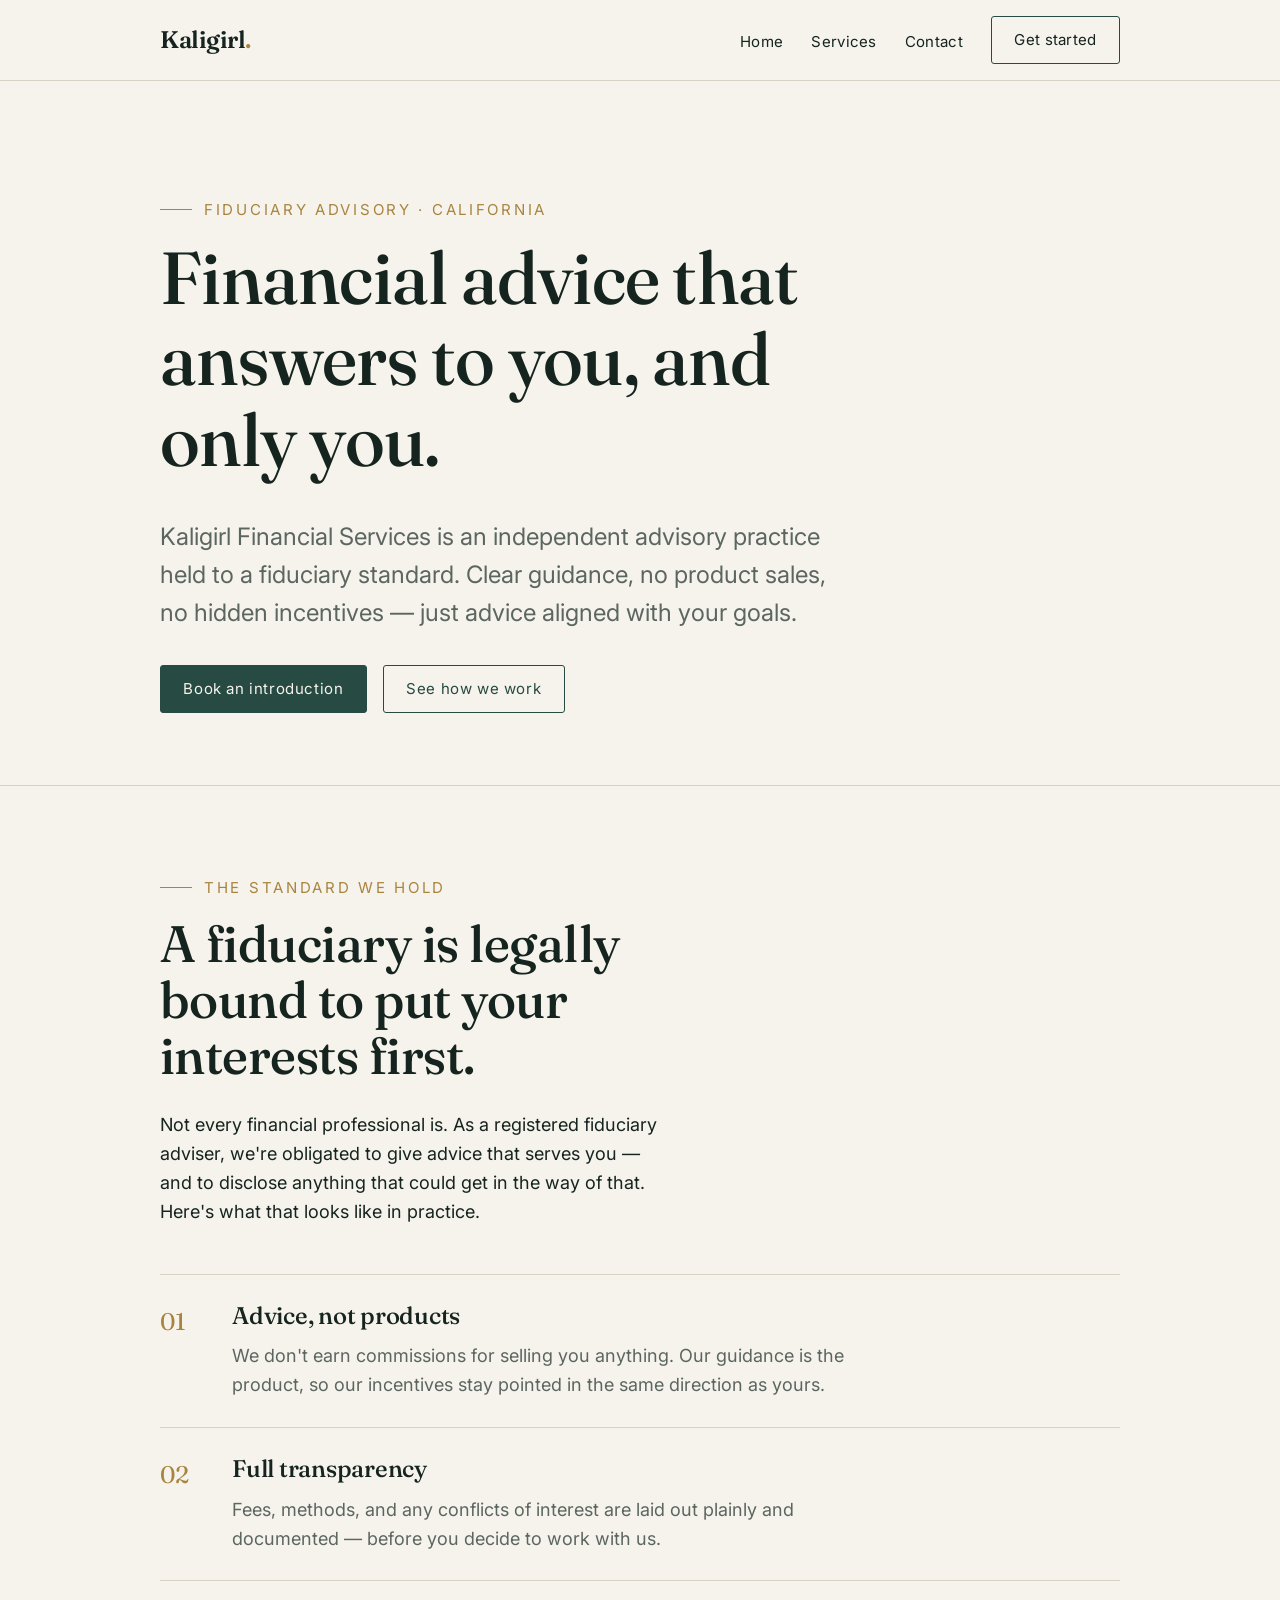
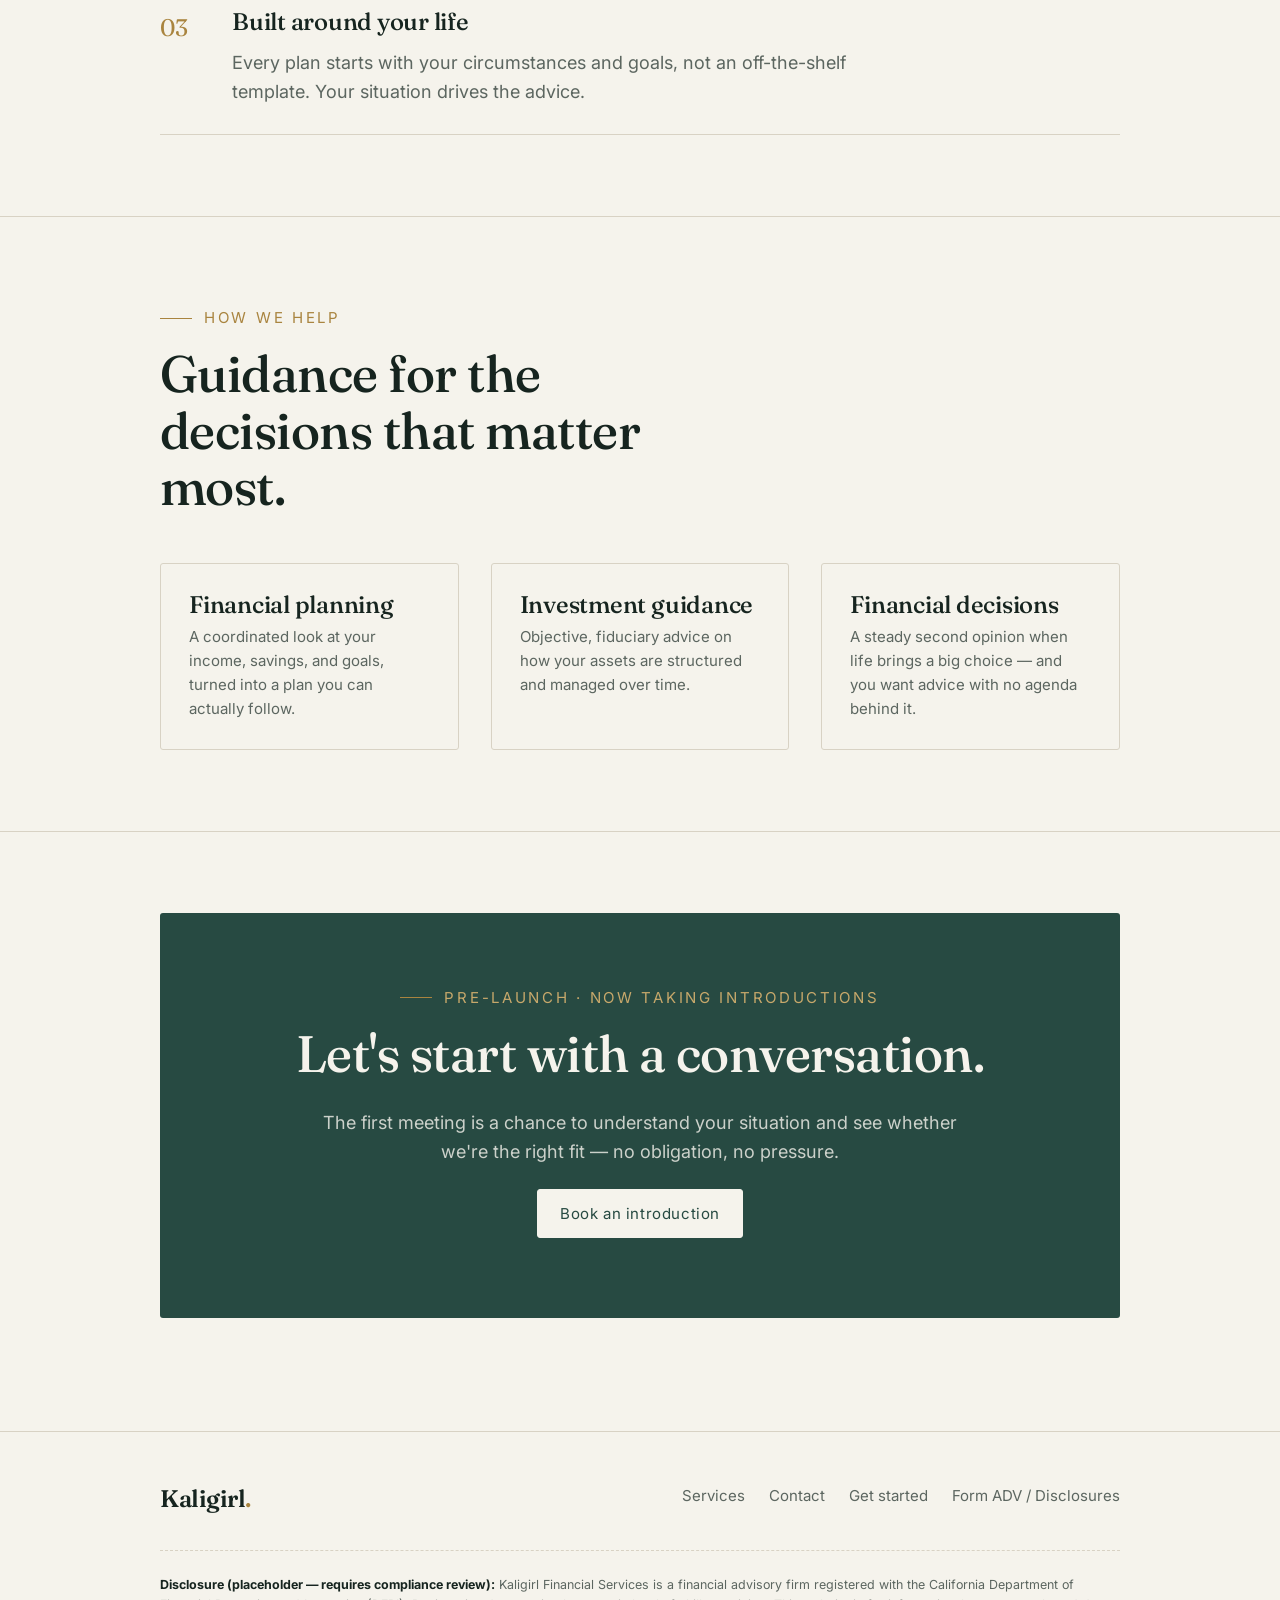
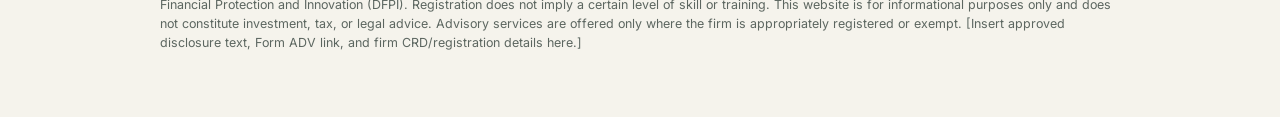
<file: kaligirl-site/index.html>
<!DOCTYPE html>
<html lang="en">
<head>
  <meta charset="UTF-8" />
  <meta name="viewport" content="width=device-width, initial-scale=1.0" />
  <title>Kaligirl Financial Services — Fiduciary Financial Advisory in California</title>
  <meta name="description" content="Kaligirl Financial Services is a California-registered fiduciary advisory firm. Independent, fee-based financial advice held to a fiduciary standard." />
  <link rel="preconnect" href="https://fonts.googleapis.com">
  <link rel="preconnect" href="https://fonts.gstatic.com" crossorigin>
  <link href="https://fonts.googleapis.com/css2?family=Fraunces:opsz,wght@9..144,400;9..144,500;9..144,600&family=Inter:wght@400;500;600&display=swap" rel="stylesheet">
  <link rel="stylesheet" href="css/styles.css" />
</head>
<body>
  <header class="site-header">
    <div class="wrap nav">
      <a class="brand" href="index.html">Kaligirl<span>.</span></a>
      <nav aria-label="Primary">
        <ul class="nav-links">
          <li><a href="index.html">Home</a></li>
          <li><a href="services.html">Services</a></li>
          <li><a href="contact.html">Contact</a></li>
          <li class="nav-cta"><a class="btn btn-ghost" href="get-started.html">Get started</a></li>
        </ul>
      </nav>
    </div>
  </header>

  <main>
    <!-- HERO -->
    <section class="hero wrap">
      <p class="eyebrow">Fiduciary advisory · California</p>
      <h1>Financial advice that answers to you, and only you.</h1>
      <p class="lede">Kaligirl Financial Services is an independent advisory practice held to a fiduciary standard. Clear guidance, no product sales, no hidden incentives — just advice aligned with your goals.</p>
      <div class="hero-actions">
        <a class="btn btn-primary" href="get-started.html">Book an introduction</a>
        <a class="btn btn-ghost" href="services.html">See how we work</a>
      </div>
    </section>

    <!-- WHAT FIDUCIARY MEANS -->
    <section class="section">
      <div class="wrap">
        <div class="section-head">
          <p class="eyebrow">The standard we hold</p>
          <h2>A fiduciary is legally bound to put your interests first.</h2>
          <p>Not every financial professional is. As a registered fiduciary adviser, we're obligated to give advice that serves you — and to disclose anything that could get in the way of that. Here's what that looks like in practice.</p>
        </div>
        <div class="principles">
          <div class="principle">
            <span class="n">01</span>
            <div>
              <h3>Advice, not products</h3>
              <p>We don't earn commissions for selling you anything. Our guidance is the product, so our incentives stay pointed in the same direction as yours.</p>
            </div>
          </div>
          <div class="principle">
            <span class="n">02</span>
            <div>
              <h3>Full transparency</h3>
              <p>Fees, methods, and any conflicts of interest are laid out plainly and documented — before you decide to work with us.</p>
            </div>
          </div>
          <div class="principle">
            <span class="n">03</span>
            <div>
              <h3>Built around your life</h3>
              <p>Every plan starts with your circumstances and goals, not an off-the-shelf template. Your situation drives the advice.</p>
            </div>
          </div>
        </div>
      </div>
    </section>

    <!-- SERVICES PREVIEW -->
    <section class="section">
      <div class="wrap">
        <div class="section-head">
          <p class="eyebrow">How we help</p>
          <h2>Guidance for the decisions that matter most.</h2>
        </div>
        <div class="grid-3">
          <div class="card">
            <h3>Financial planning</h3>
            <p>A coordinated look at your income, savings, and goals, turned into a plan you can actually follow.</p>
          </div>
          <div class="card">
            <h3>Investment guidance</h3>
            <p>Objective, fiduciary advice on how your assets are structured and managed over time.</p>
          </div>
          <div class="card">
            <h3>Financial decisions</h3>
            <p>A steady second opinion when life brings a big choice — and you want advice with no agenda behind it.</p>
          </div>
        </div>
      </div>
    </section>

    <!-- CTA -->
    <section class="section">
      <div class="wrap">
        <div class="cta-band">
          <p class="eyebrow" style="justify-content:center;color:var(--brass-soft)">Pre-launch · Now taking introductions</p>
          <h2>Let's start with a conversation.</h2>
          <p>The first meeting is a chance to understand your situation and see whether we're the right fit — no obligation, no pressure.</p>
          <p style="margin-top:1.5rem"><a class="btn btn-primary" href="get-started.html">Book an introduction</a></p>
        </div>
      </div>
    </section>
  </main>

  <footer class="site-footer">
    <div class="wrap">
      <div class="footer-top">
        <a class="brand" href="index.html">Kaligirl<span>.</span></a>
        <ul class="footer-links">
          <li><a href="services.html">Services</a></li>
          <li><a href="contact.html">Contact</a></li>
          <li><a href="get-started.html">Get started</a></li>
          <li><a href="#" data-placeholder="adv">Form ADV / Disclosures</a></li>
        </ul>
      </div>
      <!-- COMPLIANCE: the text below is a PLACEHOLDER. Replace with the exact
           disclosure language MB's compliance resource approves before launch.
           Do not publish invented registration numbers or claims. -->
      <p class="disclosure">
        <strong>Disclosure (placeholder — requires compliance review):</strong>
        Kaligirl Financial Services is a financial advisory firm registered with the
        California Department of Financial Protection and Innovation (DFPI). Registration
        does not imply a certain level of skill or training. This website is for
        informational purposes only and does not constitute investment, tax, or legal
        advice. Advisory services are offered only where the firm is appropriately
        registered or exempt. [Insert approved disclosure text, Form ADV link, and
        firm CRD/registration details here.]
      </p>
    </div>
  </footer>

  <script src="js/main.js"></script>
</body>
</html>
</file>
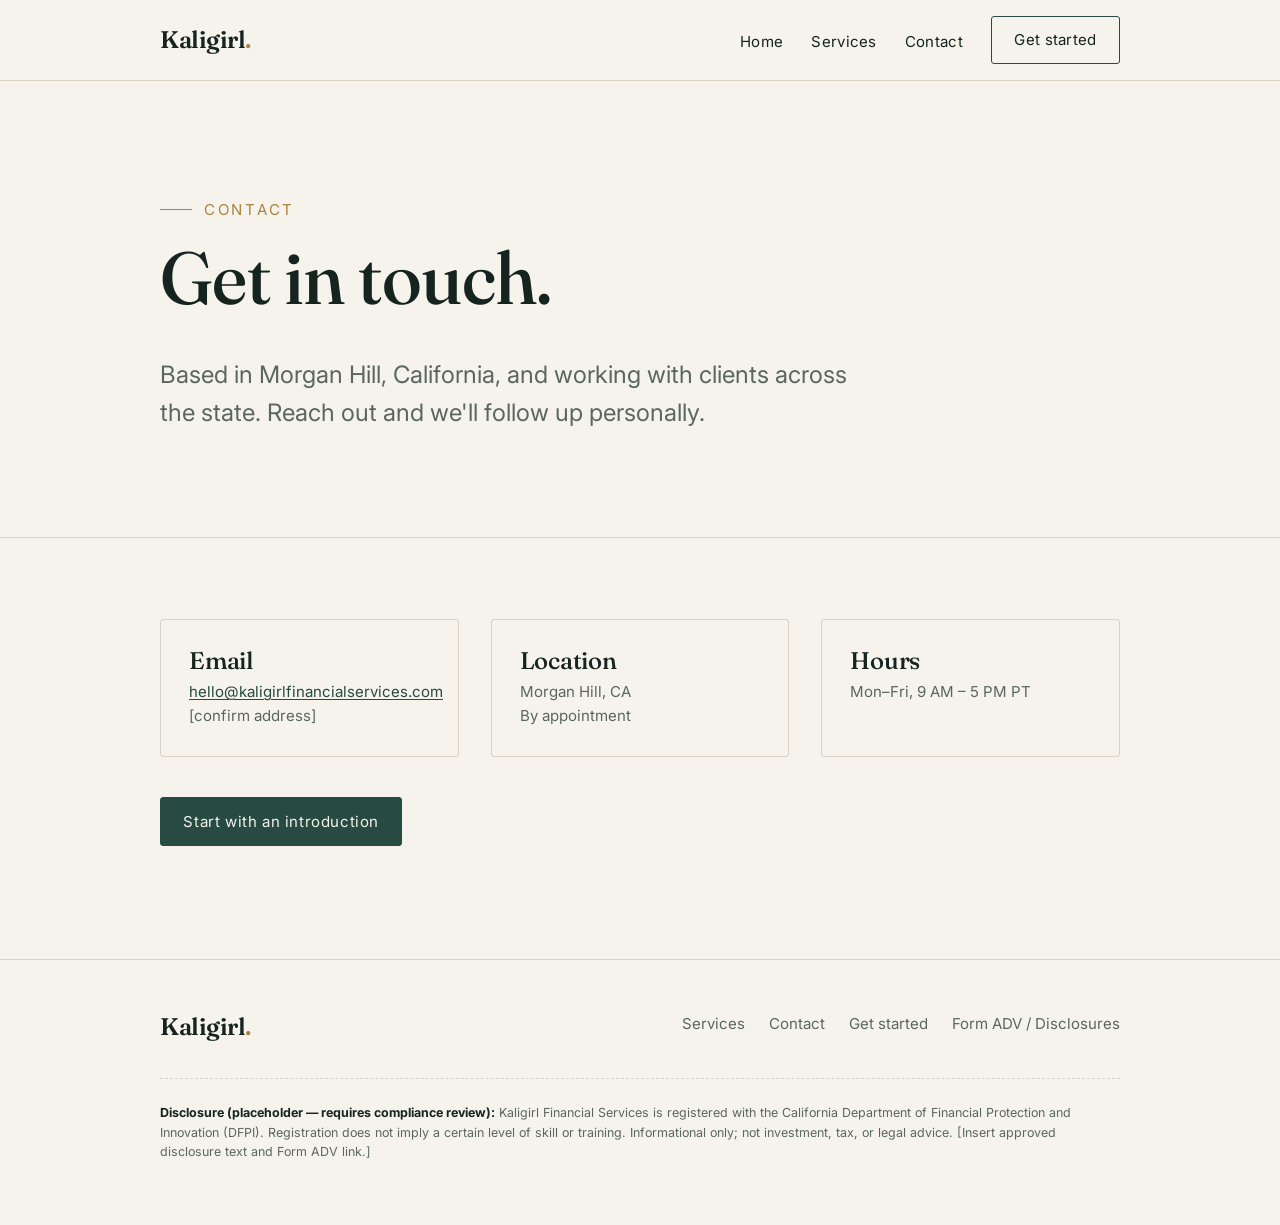
<file: kaligirl-site/contact.html>
<!DOCTYPE html>
<html lang="en">
<head>
  <meta charset="UTF-8" />
  <meta name="viewport" content="width=device-width, initial-scale=1.0" />
  <title>Contact — Kaligirl Financial Services</title>
  <meta name="description" content="Get in touch with Kaligirl Financial Services, a California-registered fiduciary advisory firm based in Morgan Hill." />
  <link rel="preconnect" href="https://fonts.googleapis.com">
  <link rel="preconnect" href="https://fonts.gstatic.com" crossorigin>
  <link href="https://fonts.googleapis.com/css2?family=Fraunces:opsz,wght@9..144,400;9..144,500;9..144,600&family=Inter:wght@400;500;600&display=swap" rel="stylesheet">
  <link rel="stylesheet" href="css/styles.css" />
</head>
<body>
  <header class="site-header">
    <div class="wrap nav">
      <a class="brand" href="index.html">Kaligirl<span>.</span></a>
      <nav aria-label="Primary">
        <ul class="nav-links">
          <li><a href="index.html">Home</a></li>
          <li><a href="services.html">Services</a></li>
          <li><a href="contact.html">Contact</a></li>
          <li class="nav-cta"><a class="btn btn-ghost" href="get-started.html">Get started</a></li>
        </ul>
      </nav>
    </div>
  </header>

  <main>
    <section class="hero wrap">
      <p class="eyebrow">Contact</p>
      <h1>Get in touch.</h1>
      <p class="lede">Based in Morgan Hill, California, and working with clients across the state. Reach out and we'll follow up personally.</p>
    </section>

    <section class="section">
      <div class="wrap grid-3">
        <div class="card">
          <h3>Email</h3>
          <p><a href="mailto:hello@kaligirlfinancialservices.com">hello@kaligirlfinancialservices.com</a> <br>[confirm address]</p>
        </div>
        <div class="card">
          <h3>Location</h3>
          <p>Morgan Hill, CA<br>By appointment</p>
        </div>
        <div class="card">
          <h3>Hours</h3>
          <p>Mon–Fri, 9 AM – 5 PM PT</p>
        </div>
      </div>
      <!-- Client intake / secure document exchange is handled in Moxo.
           Replace this button's href with your Moxo client-portal / booking link. -->
      <div class="wrap" style="margin-top:2.5rem">
        <a class="btn btn-primary" href="get-started.html">Start with an introduction</a>
      </div>
    </section>
  </main>

  <footer class="site-footer">
    <div class="wrap">
      <div class="footer-top">
        <a class="brand" href="index.html">Kaligirl<span>.</span></a>
        <ul class="footer-links">
          <li><a href="services.html">Services</a></li>
          <li><a href="contact.html">Contact</a></li>
          <li><a href="get-started.html">Get started</a></li>
          <li><a href="#" data-placeholder="adv">Form ADV / Disclosures</a></li>
        </ul>
      </div>
      <p class="disclosure"><strong>Disclosure (placeholder — requires compliance review):</strong> Kaligirl Financial Services is registered with the California Department of Financial Protection and Innovation (DFPI). Registration does not imply a certain level of skill or training. Informational only; not investment, tax, or legal advice. [Insert approved disclosure text and Form ADV link.]</p>
    </div>
  </footer>

  <script src="js/main.js"></script>
</body>
</html>
</file>
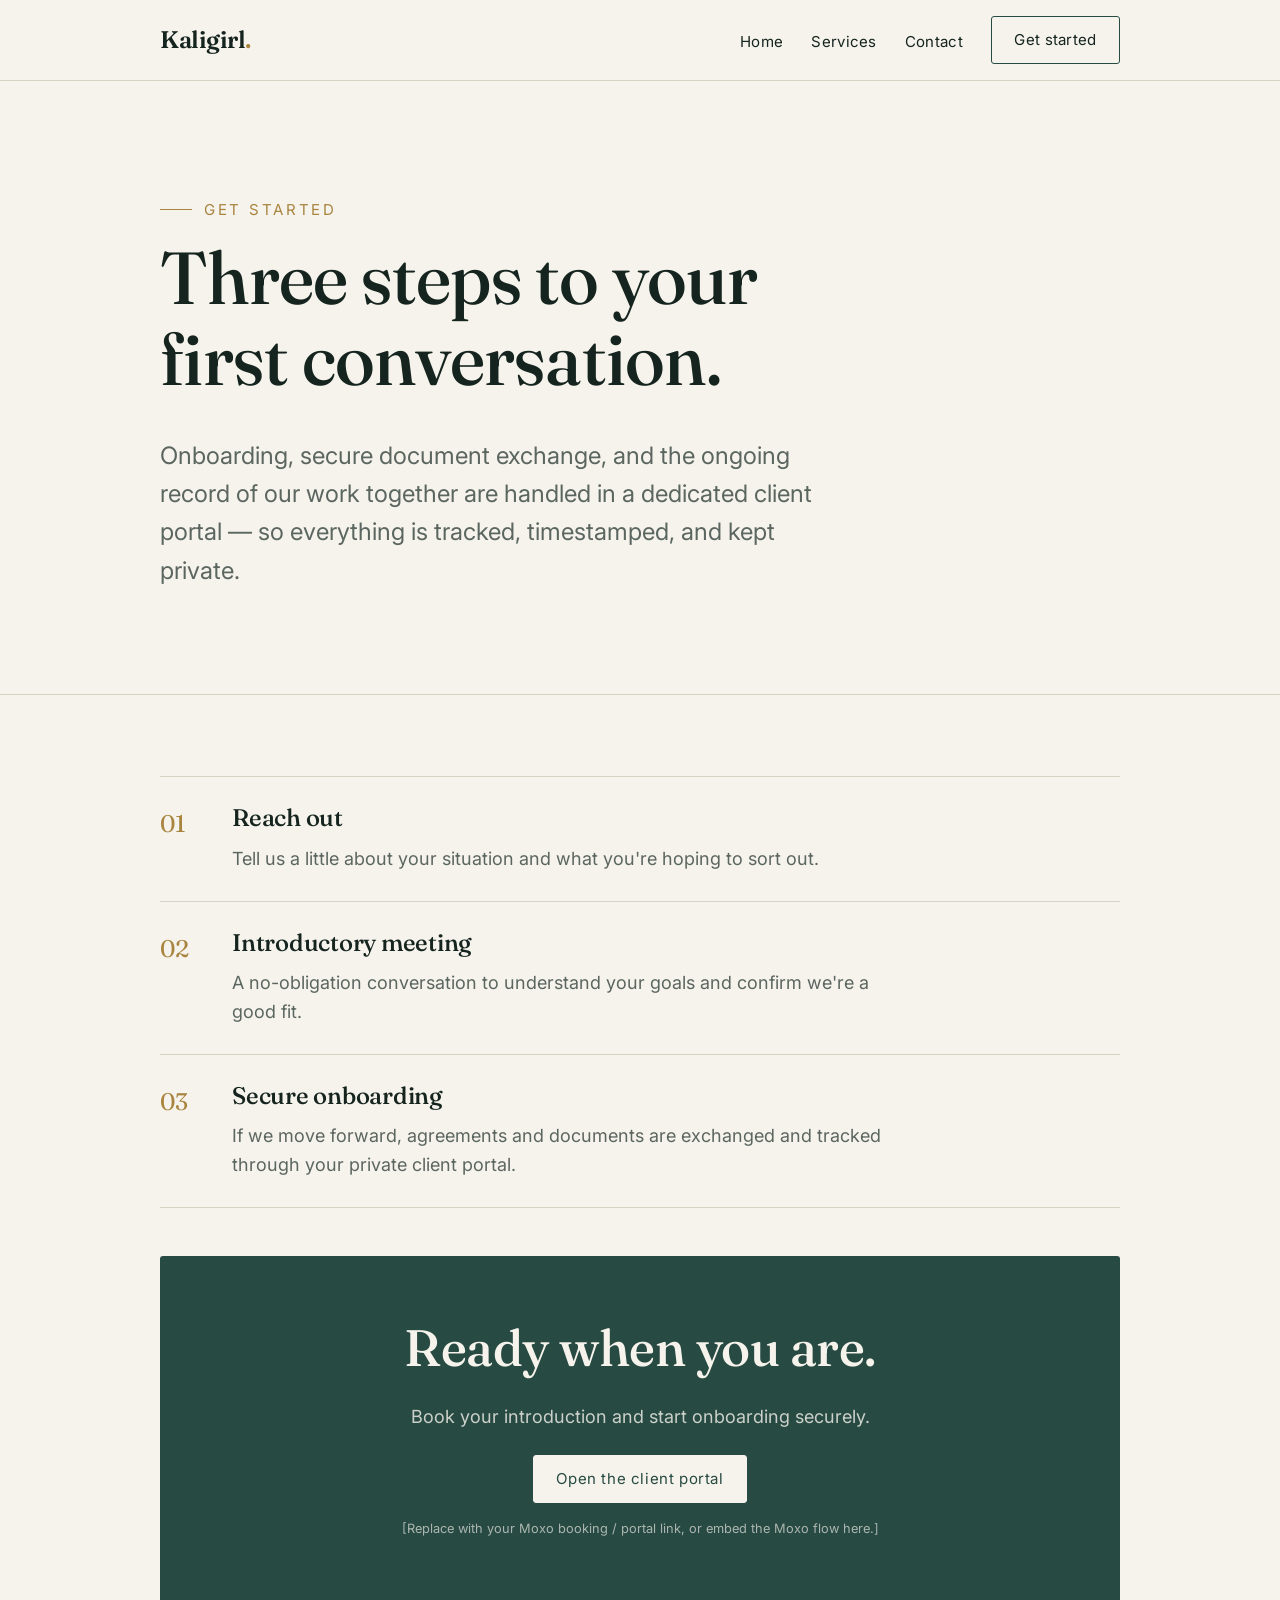
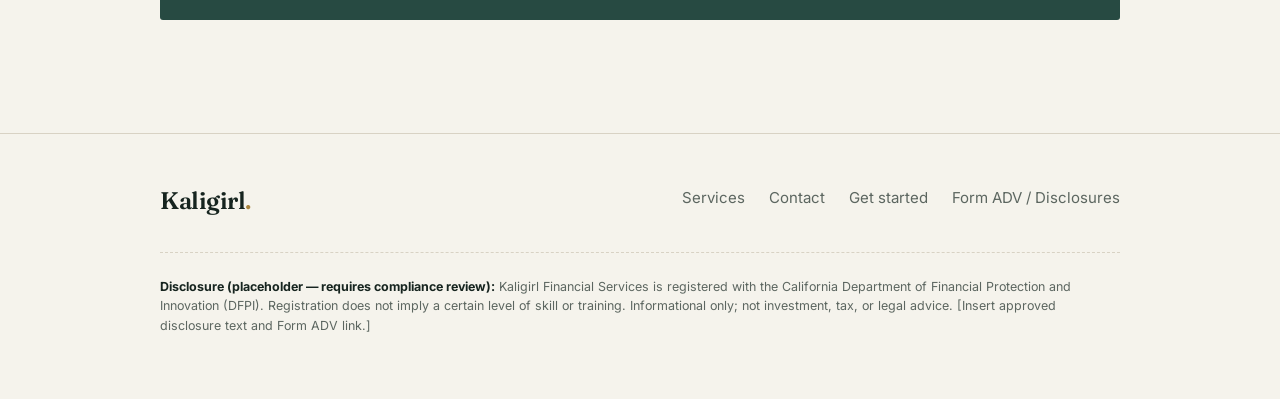
<file: kaligirl-site/get-started.html>
<!DOCTYPE html>
<html lang="en">
<head>
  <meta charset="UTF-8" />
  <meta name="viewport" content="width=device-width, initial-scale=1.0" />
  <title>Get started — Kaligirl Financial Services</title>
  <meta name="description" content="Begin working with Kaligirl Financial Services. Secure onboarding and document exchange handled through our client portal." />
  <link rel="preconnect" href="https://fonts.googleapis.com">
  <link rel="preconnect" href="https://fonts.gstatic.com" crossorigin>
  <link href="https://fonts.googleapis.com/css2?family=Fraunces:opsz,wght@9..144,400;9..144,500;9..144,600&family=Inter:wght@400;500;600&display=swap" rel="stylesheet">
  <link rel="stylesheet" href="css/styles.css" />
</head>
<body>
  <header class="site-header">
    <div class="wrap nav">
      <a class="brand" href="index.html">Kaligirl<span>.</span></a>
      <nav aria-label="Primary">
        <ul class="nav-links">
          <li><a href="index.html">Home</a></li>
          <li><a href="services.html">Services</a></li>
          <li><a href="contact.html">Contact</a></li>
          <li class="nav-cta"><a class="btn btn-ghost" href="get-started.html">Get started</a></li>
        </ul>
      </nav>
    </div>
  </header>

  <main>
    <section class="hero wrap">
      <p class="eyebrow">Get started</p>
      <h1>Three steps to your first conversation.</h1>
      <p class="lede">Onboarding, secure document exchange, and the ongoing record of our work together are handled in a dedicated client portal — so everything is tracked, timestamped, and kept private.</p>
    </section>

    <section class="section">
      <div class="wrap">
        <div class="principles">
          <div class="principle">
            <span class="n">01</span>
            <div>
              <h3>Reach out</h3>
              <p>Tell us a little about your situation and what you're hoping to sort out.</p>
            </div>
          </div>
          <div class="principle">
            <span class="n">02</span>
            <div>
              <h3>Introductory meeting</h3>
              <p>A no-obligation conversation to understand your goals and confirm we're a good fit.</p>
            </div>
          </div>
          <div class="principle">
            <span class="n">03</span>
            <div>
              <h3>Secure onboarding</h3>
              <p>If we move forward, agreements and documents are exchanged and tracked through your private client portal.</p>
            </div>
          </div>
        </div>

        <!-- ============================================================
             MOXO INTEGRATION POINT
             Regulatory intake, e-signature, secure file exchange, and the
             audit trail all live in Moxo. Two options:
             (a) Link out: set the button href to your Moxo booking / portal URL.
             (b) Embed: drop Moxo's provided <iframe> / embed snippet in the
                 container below (Hostinger static hosting serves iframes fine).
             Keep the compliance trail inside Moxo, not in a custom form.
             ============================================================ -->
        <div id="moxo-embed" class="wrap" style="margin-top:3rem;padding:0">
          <div class="cta-band">
            <h2>Ready when you are.</h2>
            <p>Book your introduction and start onboarding securely.</p>
            <p style="margin-top:1.5rem">
              <a class="btn btn-primary" href="#" data-placeholder="moxo">Open the client portal</a>
            </p>
            <p style="margin-top:0.75rem;font-size:0.8rem;opacity:.8">[Replace with your Moxo booking / portal link, or embed the Moxo flow here.]</p>
          </div>
        </div>
      </div>
    </section>
  </main>

  <footer class="site-footer">
    <div class="wrap">
      <div class="footer-top">
        <a class="brand" href="index.html">Kaligirl<span>.</span></a>
        <ul class="footer-links">
          <li><a href="services.html">Services</a></li>
          <li><a href="contact.html">Contact</a></li>
          <li><a href="get-started.html">Get started</a></li>
          <li><a href="#" data-placeholder="adv">Form ADV / Disclosures</a></li>
        </ul>
      </div>
      <p class="disclosure"><strong>Disclosure (placeholder — requires compliance review):</strong> Kaligirl Financial Services is registered with the California Department of Financial Protection and Innovation (DFPI). Registration does not imply a certain level of skill or training. Informational only; not investment, tax, or legal advice. [Insert approved disclosure text and Form ADV link.]</p>
    </div>
  </footer>

  <script src="js/main.js"></script>
</body>
</html>
</file>
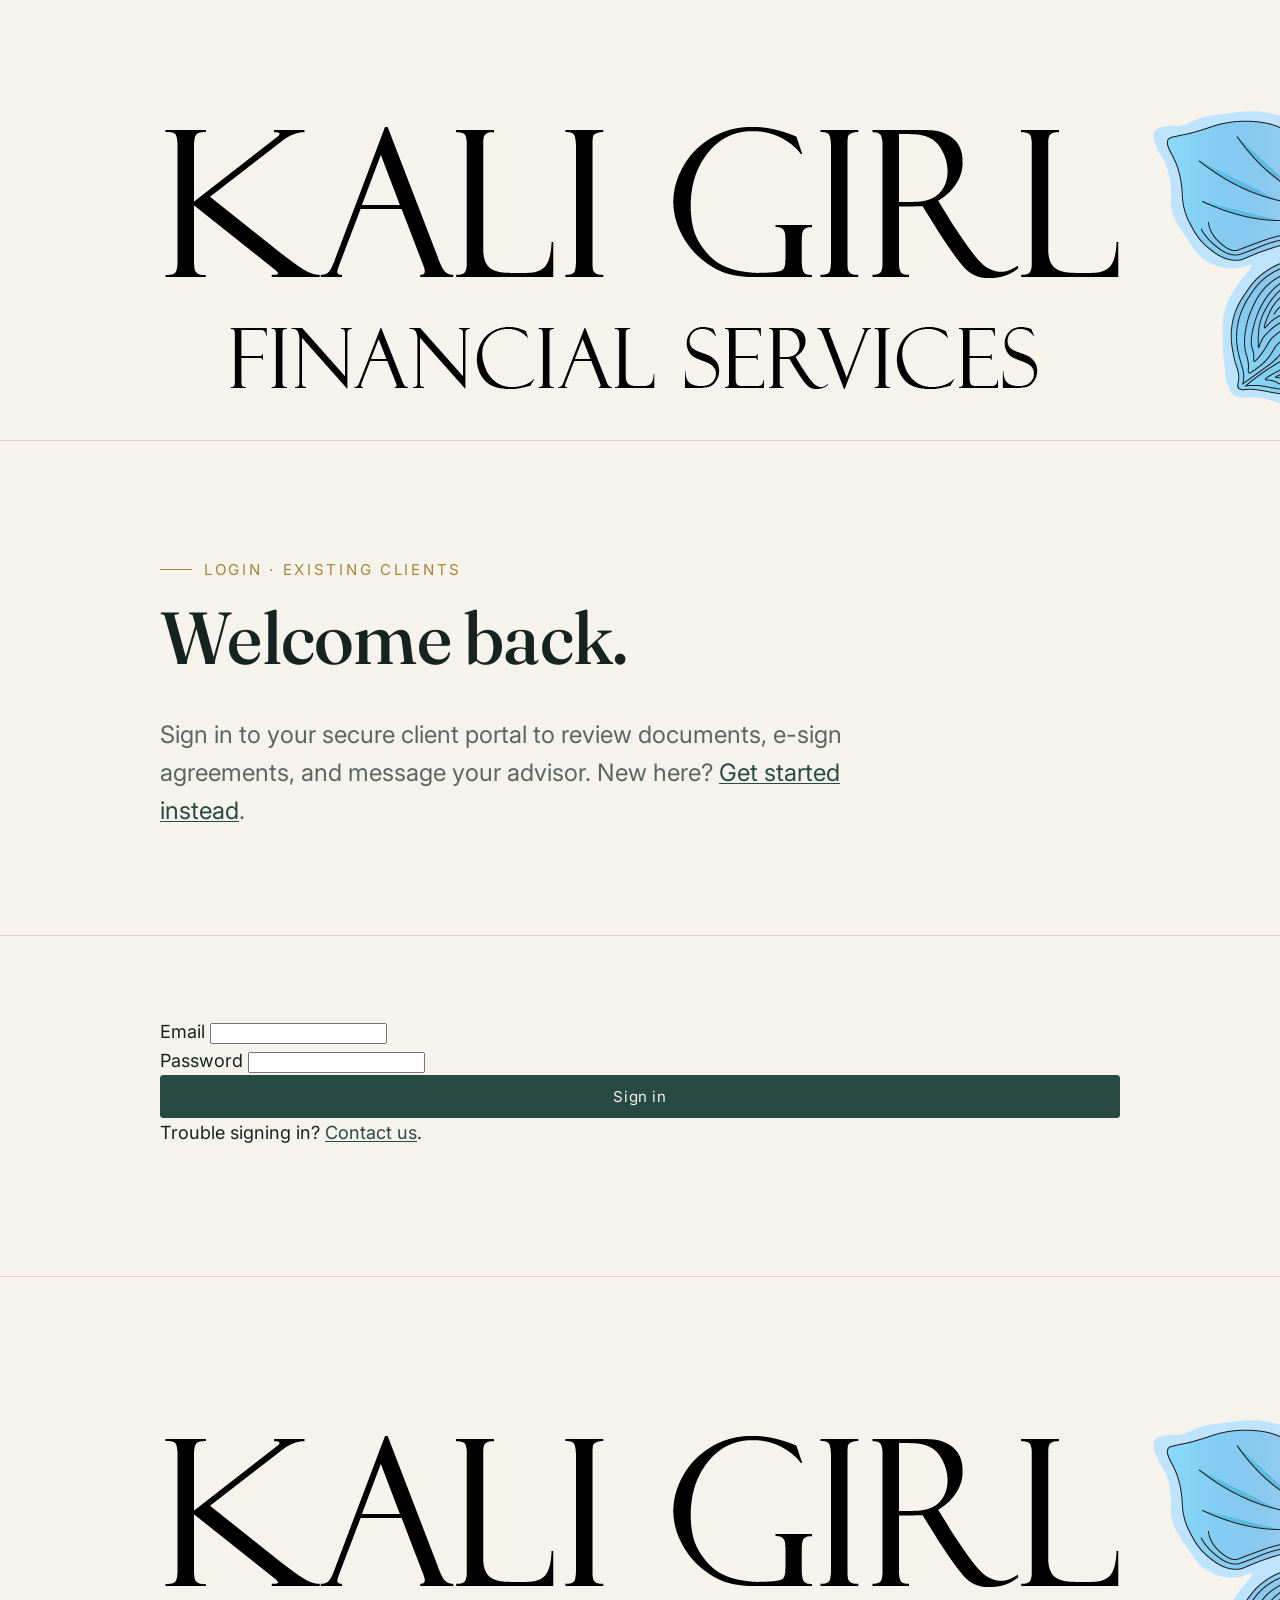
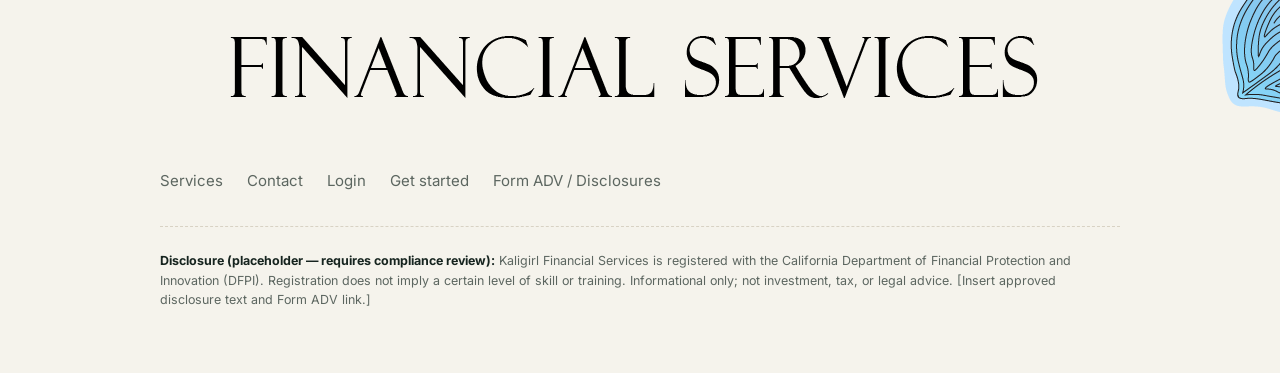
<file: kaligirl-site/login.html>
<!DOCTYPE html>
<html lang="en">
<head>
  <meta charset="UTF-8" />
  <meta name="viewport" content="width=device-width, initial-scale=1.0" />
  <title>Login — Kaligirl Financial Services</title>
  <meta name="description" content="Existing clients: log in to the Kaligirl Financial Services client portal." />
  <link rel="preconnect" href="https://fonts.googleapis.com">
  <link rel="preconnect" href="https://fonts.gstatic.com" crossorigin>
  <link href="https://fonts.googleapis.com/css2?family=Fraunces:opsz,wght@9..144,400;9..144,500;9..144,600&family=Inter:wght@400;500;600&display=swap" rel="stylesheet">
  <link rel="stylesheet" href="css/styles.css" />
</head>
<body>
  <header class="site-header">
    <div class="wrap nav">
      <a class="brand" href="index.html"><img class="brand-logo" src="assets/logo.png" alt="Kali Girl Financial Services" /></a>
      <nav aria-label="Primary">
        <ul class="nav-links">
          <li><a href="index.html">Home</a></li>
          <li><a href="services.html">Services</a></li>
          <li><a href="contact.html">Contact</a></li>
          <li><a href="login.html">Login</a></li>
          <li class="nav-cta"><a class="btn btn-ghost" href="get-started.html">Get started</a></li>
        </ul>
      </nav>
    </div>
  </header>

  <main>
    <section class="hero wrap">
      <p class="eyebrow">Login · Existing clients</p>
      <h1>Welcome back.</h1>
      <p class="lede">Sign in to your secure client portal to review documents, e-sign agreements, and message your advisor. New here? <a href="get-started.html">Get started instead</a>.</p>
    </section>

    <section class="section">
      <div class="wrap">
        <!-- AUTH INTEGRATION POINT — client sign-in lives in Moxo alongside
             onboarding. Point this form at the Moxo client-portal login URL,
             or replace it with Moxo's embedded login flow. -->
        <form id="login-form" class="auth-card">
          <div class="field">
            <label for="email">Email</label>
            <input type="email" id="email" name="email" autocomplete="username" required />
          </div>
          <div class="field">
            <label for="password">Password</label>
            <input type="password" id="password" name="password" autocomplete="current-password" required />
          </div>
          <button type="submit" class="btn btn-primary" style="width:100%">Sign in</button>
          <p class="auth-foot">Trouble signing in? <a href="contact.html">Contact us</a>.</p>
        </form>
      </div>
    </section>
  </main>

  <footer class="site-footer">
    <div class="wrap">
      <div class="footer-top">
        <a class="brand" href="index.html"><img class="brand-logo" src="assets/logo.png" alt="Kali Girl Financial Services" /></a>
        <ul class="footer-links">
          <li><a href="services.html">Services</a></li>
          <li><a href="contact.html">Contact</a></li>
          <li><a href="login.html">Login</a></li>
          <li><a href="get-started.html">Get started</a></li>
          <li><a href="#" data-placeholder="adv">Form ADV / Disclosures</a></li>
        </ul>
      </div>
      <p class="disclosure"><strong>Disclosure (placeholder — requires compliance review):</strong> Kaligirl Financial Services is registered with the California Department of Financial Protection and Innovation (DFPI). Registration does not imply a certain level of skill or training. Informational only; not investment, tax, or legal advice. [Insert approved disclosure text and Form ADV link.]</p>
    </div>
  </footer>

  <script src="js/main.js"></script>
</body>
</html>
</file>
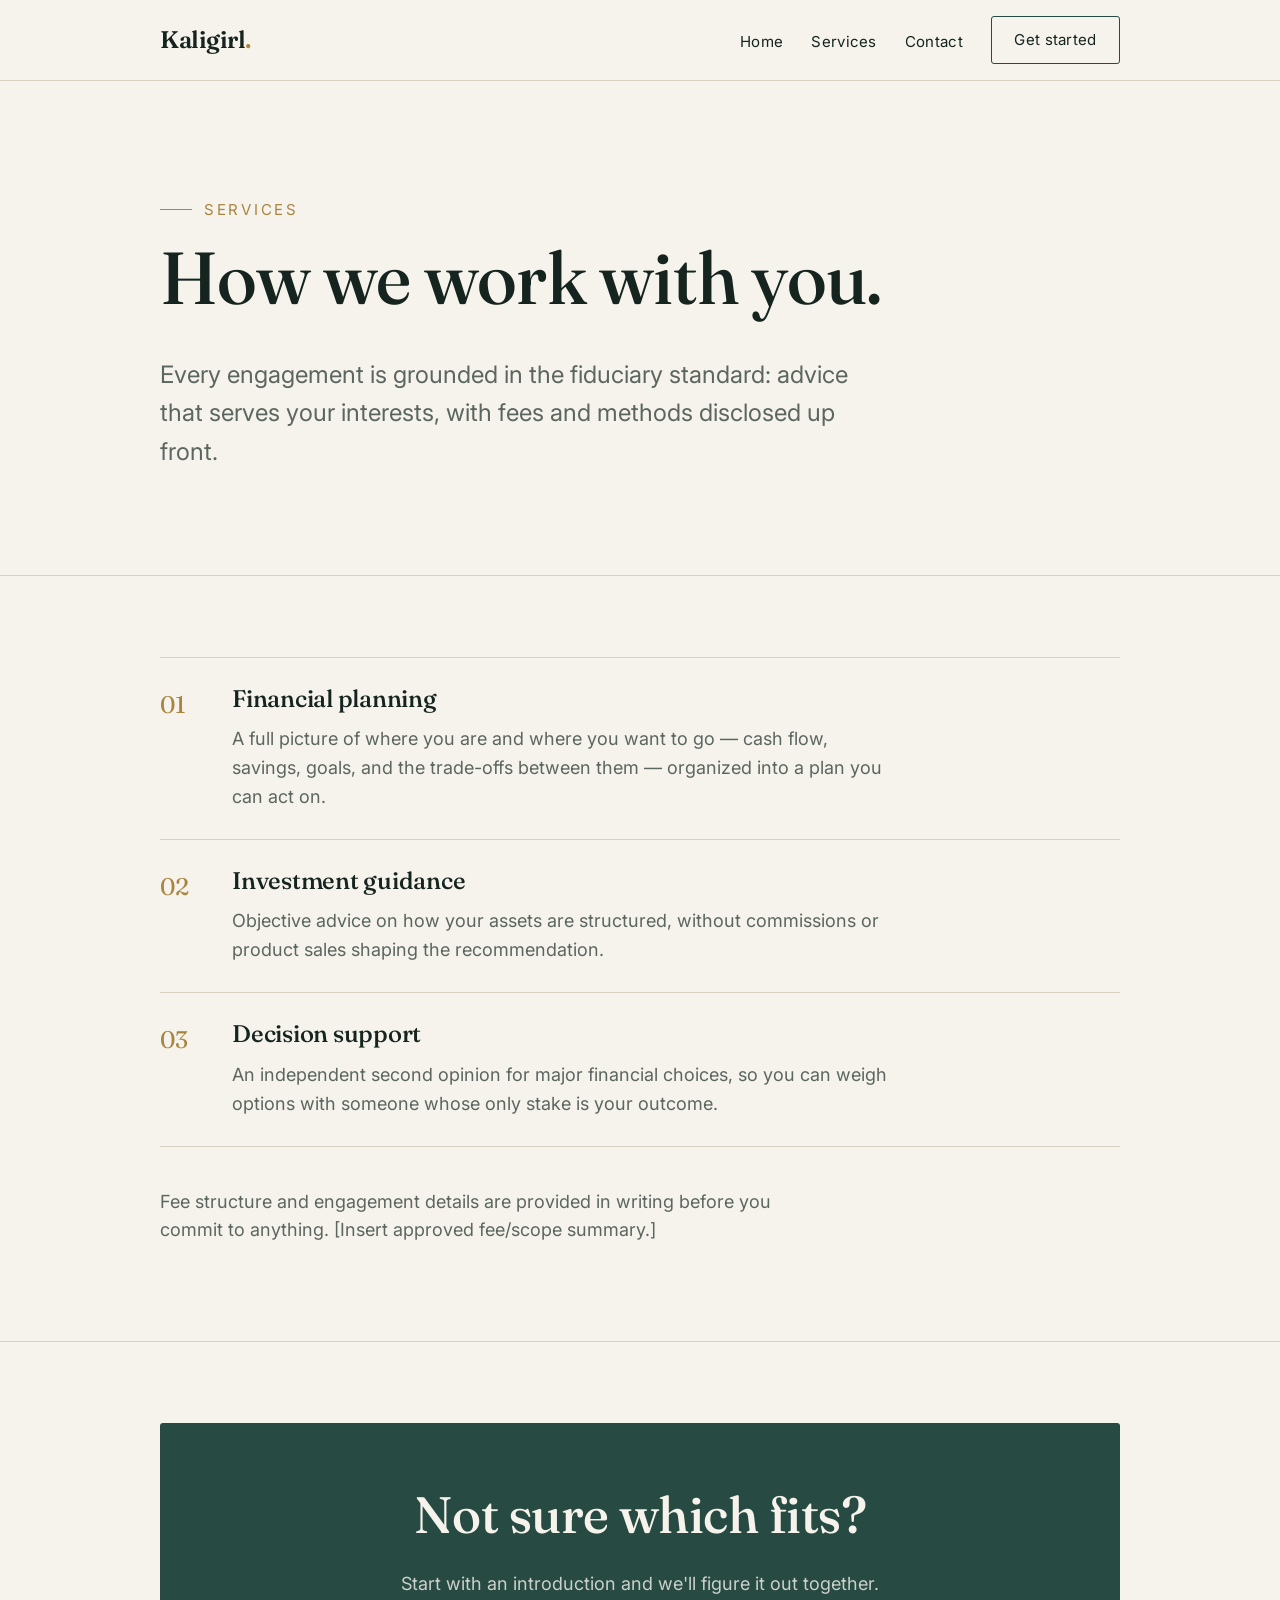
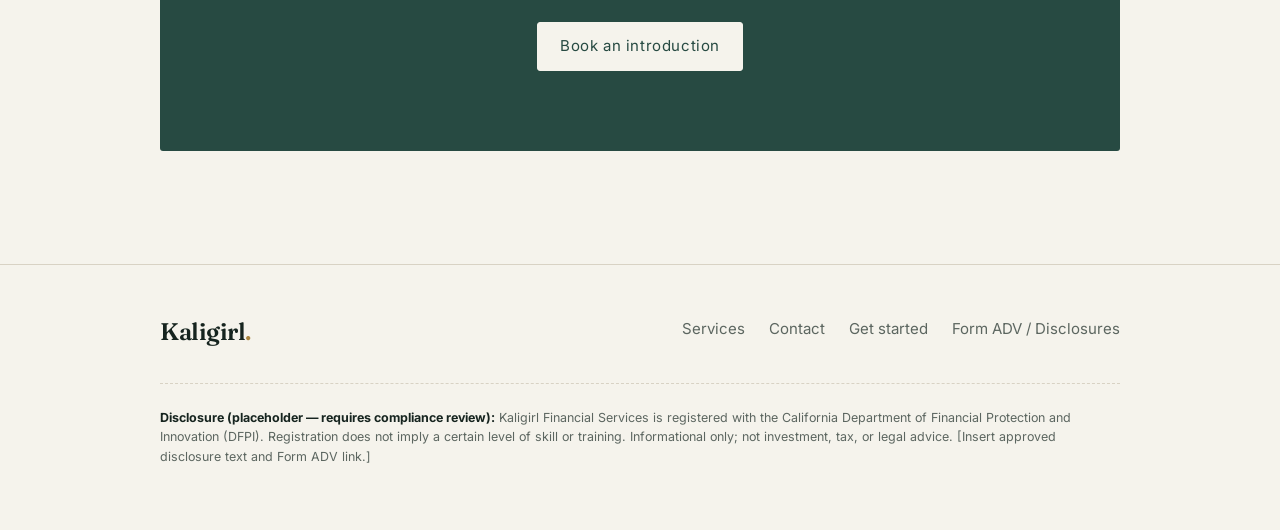
<file: kaligirl-site/services.html>
<!DOCTYPE html>
<html lang="en">
<head>
  <meta charset="UTF-8" />
  <meta name="viewport" content="width=device-width, initial-scale=1.0" />
  <title>Services — Kaligirl Financial Services</title>
  <meta name="description" content="Fiduciary financial planning and investment guidance from Kaligirl Financial Services, a California-registered advisory firm." />
  <link rel="preconnect" href="https://fonts.googleapis.com">
  <link rel="preconnect" href="https://fonts.gstatic.com" crossorigin>
  <link href="https://fonts.googleapis.com/css2?family=Fraunces:opsz,wght@9..144,400;9..144,500;9..144,600&family=Inter:wght@400;500;600&display=swap" rel="stylesheet">
  <link rel="stylesheet" href="css/styles.css" />
</head>
<body>
  <header class="site-header">
    <div class="wrap nav">
      <a class="brand" href="index.html">Kaligirl<span>.</span></a>
      <nav aria-label="Primary">
        <ul class="nav-links">
          <li><a href="index.html">Home</a></li>
          <li><a href="services.html">Services</a></li>
          <li><a href="contact.html">Contact</a></li>
          <li class="nav-cta"><a class="btn btn-ghost" href="get-started.html">Get started</a></li>
        </ul>
      </nav>
    </div>
  </header>

  <main>
    <section class="hero wrap">
      <p class="eyebrow">Services</p>
      <h1>How we work with you.</h1>
      <p class="lede">Every engagement is grounded in the fiduciary standard: advice that serves your interests, with fees and methods disclosed up front.</p>
    </section>

    <section class="section">
      <div class="wrap">
        <div class="principles">
          <div class="principle">
            <span class="n">01</span>
            <div>
              <h3>Financial planning</h3>
              <p>A full picture of where you are and where you want to go — cash flow, savings, goals, and the trade-offs between them — organized into a plan you can act on.</p>
            </div>
          </div>
          <div class="principle">
            <span class="n">02</span>
            <div>
              <h3>Investment guidance</h3>
              <p>Objective advice on how your assets are structured, without commissions or product sales shaping the recommendation.</p>
            </div>
          </div>
          <div class="principle">
            <span class="n">03</span>
            <div>
              <h3>Decision support</h3>
              <p>An independent second opinion for major financial choices, so you can weigh options with someone whose only stake is your outcome.</p>
            </div>
          </div>
        </div>
        <!-- COMPLIANCE: describe fees/scope accurately once finalized.
             Avoid guarantees, performance claims, or testimonials. -->
        <p style="margin-top:2.5rem;color:var(--muted)">Fee structure and engagement details are provided in writing before you commit to anything. [Insert approved fee/scope summary.]</p>
      </div>
    </section>

    <section class="section">
      <div class="wrap">
        <div class="cta-band">
          <h2>Not sure which fits?</h2>
          <p>Start with an introduction and we'll figure it out together.</p>
          <p style="margin-top:1.5rem"><a class="btn btn-primary" href="get-started.html">Book an introduction</a></p>
        </div>
      </div>
    </section>
  </main>

  <footer class="site-footer">
    <div class="wrap">
      <div class="footer-top">
        <a class="brand" href="index.html">Kaligirl<span>.</span></a>
        <ul class="footer-links">
          <li><a href="services.html">Services</a></li>
          <li><a href="contact.html">Contact</a></li>
          <li><a href="get-started.html">Get started</a></li>
          <li><a href="#" data-placeholder="adv">Form ADV / Disclosures</a></li>
        </ul>
      </div>
      <p class="disclosure"><strong>Disclosure (placeholder — requires compliance review):</strong> Kaligirl Financial Services is registered with the California Department of Financial Protection and Innovation (DFPI). Registration does not imply a certain level of skill or training. Informational only; not investment, tax, or legal advice. [Insert approved disclosure text and Form ADV link.]</p>
    </div>
  </footer>

  <script src="js/main.js"></script>
</body>
</html>
</file>
<file: kaligirl-site/css/styles.css>
/* ============================================================
   Kaligirl Financial Services — foundation stylesheet
   Design tokens live in :root so Claude Design / Code can read
   and extend a single source of truth. Edit tokens, not values.
   ============================================================ */

:root {
  /* Palette — calm stewardship, not corporate-blue-stock */
  --ink:        #16241f;   /* near-black pine, primary text */
  --pine:       #274a42;   /* brand primary */
  --pine-deep:  #1c352f;
  --paper:      #f5f3ec;   /* warm paper background */
  --paper-2:    #eeeae0;   /* raised surfaces */
  --brass:      #a9843f;   /* single restrained accent */
  --brass-soft: #c7a86b;
  --line:       #d8d2c4;   /* hairline rules */
  --muted:      #5c6660;   /* secondary text */

  /* Type */
  --display: "Fraunces", Georgia, "Times New Roman", serif;
  --body:    "Inter", -apple-system, BlinkMacSystemFont, "Segoe UI", sans-serif;

  /* Scale */
  --step--1: clamp(0.83rem, 0.79rem + 0.2vw, 0.94rem);
  --step-0:  clamp(1rem, 0.95rem + 0.25vw, 1.13rem);
  --step-1:  clamp(1.2rem, 1.1rem + 0.5vw, 1.5rem);
  --step-2:  clamp(1.5rem, 1.3rem + 1vw, 2.1rem);
  --step-3:  clamp(2rem, 1.6rem + 2vw, 3.2rem);
  --step-4:  clamp(2.6rem, 1.9rem + 3.4vw, 4.6rem);

  /* Space + shape */
  --gutter: clamp(1.25rem, 5vw, 4rem);
  --maxw: 68rem;
  --radius: 3px;
}

* { box-sizing: border-box; }

html { scroll-behavior: smooth; }

body {
  margin: 0;
  font-family: var(--body);
  font-size: var(--step-0);
  line-height: 1.6;
  color: var(--ink);
  background: var(--paper);
  -webkit-font-smoothing: antialiased;
}

h1, h2, h3 { font-family: var(--display); font-weight: 500; line-height: 1.1; letter-spacing: -0.01em; margin: 0 0 0.5em; }
h1 { font-size: var(--step-4); }
h2 { font-size: var(--step-3); }
h3 { font-size: var(--step-1); }
p { margin: 0 0 1rem; max-width: 60ch; }
a { color: var(--pine); text-decoration-thickness: 1px; text-underline-offset: 2px; }

.wrap { max-width: var(--maxw); margin-inline: auto; padding-inline: var(--gutter); }

/* Eyebrow — the signature brass rule motif */
.eyebrow {
  font-family: var(--body);
  font-size: var(--step--1);
  text-transform: uppercase;
  letter-spacing: 0.18em;
  color: var(--brass);
  display: inline-flex;
  align-items: center;
  gap: 0.75rem;
  margin: 0 0 1rem;
}
.eyebrow::before { content: ""; width: 2rem; height: 1px; background: var(--brass); }

/* ---------- Header ---------- */
.site-header {
  position: sticky; top: 0; z-index: 10;
  background: color-mix(in srgb, var(--paper) 88%, transparent);
  backdrop-filter: blur(8px);
  border-bottom: 1px solid var(--line);
}
.nav { display: flex; align-items: center; justify-content: space-between; padding-block: 1rem; }
.brand { font-family: var(--display); font-size: var(--step-1); font-weight: 600; color: var(--ink); text-decoration: none; letter-spacing: -0.02em; }
.brand span { color: var(--brass); }
.nav-links { display: flex; gap: 1.75rem; align-items: center; list-style: none; margin: 0; padding: 0; }
.nav-links a { color: var(--ink); text-decoration: none; font-size: var(--step--1); letter-spacing: 0.02em; }
.nav-links a:hover { color: var(--pine); }

/* ---------- Buttons ---------- */
.btn {
  display: inline-block; font-family: var(--body); font-size: var(--step--1);
  letter-spacing: 0.04em; text-decoration: none; cursor: pointer;
  padding: 0.7rem 1.4rem; border-radius: var(--radius); border: 1px solid var(--pine);
  transition: background .2s ease, color .2s ease, transform .2s ease;
}
.btn-primary { background: var(--pine); color: var(--paper); }
.btn-primary:hover { background: var(--pine-deep); transform: translateY(-1px); }
.btn-ghost { background: transparent; color: var(--pine); }
.btn-ghost:hover { background: var(--pine); color: var(--paper); }

/* ---------- Hero ---------- */
.hero { padding-block: clamp(4rem, 12vh, 8rem) clamp(3rem, 8vh, 5rem); }
.hero h1 { max-width: 16ch; }
.hero .lede { font-size: var(--step-1); color: var(--muted); max-width: 46ch; margin-block: 1.5rem 2rem; }
.hero-actions { display: flex; gap: 1rem; flex-wrap: wrap; }

/* ---------- Sections ---------- */
.section { padding-block: clamp(3.5rem, 9vh, 6rem); border-top: 1px solid var(--line); }
.section-head { max-width: 46ch; margin-bottom: 3rem; }

.grid-3 { display: grid; gap: 2rem; grid-template-columns: repeat(auto-fit, minmax(15rem, 1fr)); }
.card { padding: 1.75rem; background: var(--paper); border: 1px solid var(--line); border-radius: var(--radius); }
.card h3 { margin-bottom: 0.4rem; }
.card p { color: var(--muted); margin: 0; font-size: var(--step--1); }

/* ---------- Values / list ---------- */
.principles { display: grid; gap: 0; }
.principle { display: grid; grid-template-columns: 3rem 1fr; gap: 1.5rem; padding-block: 1.75rem; border-top: 1px solid var(--line); }
.principle:last-child { border-bottom: 1px solid var(--line); }
.principle .n { font-family: var(--display); color: var(--brass); font-size: var(--step-1); }
.principle p { color: var(--muted); margin: 0.25rem 0 0; }

/* ---------- CTA band ---------- */
.cta-band { background: var(--pine); color: var(--paper); border-radius: var(--radius); padding: clamp(2.5rem, 6vw, 4rem); text-align: center; }
.cta-band h2 { color: var(--paper); }
.cta-band p { color: color-mix(in srgb, var(--paper) 80%, transparent); margin-inline: auto; }
.cta-band .btn-primary { background: var(--paper); color: var(--pine); border-color: var(--paper); }
.cta-band .btn-primary:hover { background: var(--brass-soft); border-color: var(--brass-soft); color: var(--ink); }

/* ---------- Footer + disclosures ---------- */
.site-footer { border-top: 1px solid var(--line); padding-block: 3rem; margin-top: 2rem; }
.footer-top { display: flex; justify-content: space-between; gap: 2rem; flex-wrap: wrap; margin-bottom: 2rem; }
.footer-links { display: flex; gap: 1.5rem; list-style: none; margin: 0; padding: 0; flex-wrap: wrap; }
.footer-links a { color: var(--muted); text-decoration: none; font-size: var(--step--1); }
.disclosure { font-size: 0.78rem; line-height: 1.55; color: var(--muted); max-width: 100%; border-top: 1px dashed var(--line); padding-top: 1.5rem; }
.disclosure strong { color: var(--ink); }

/* ---------- Utilities ---------- */
.center { text-align: center; }
.mt-0 { margin-top: 0; }

/* Accessibility */
:focus-visible { outline: 2px solid var(--brass); outline-offset: 3px; }
@media (prefers-reduced-motion: reduce) {
  * { animation: none !important; transition: none !important; scroll-behavior: auto !important; }
}

/* Mobile nav collapse (simple) */
@media (max-width: 640px) {
  .nav-links { gap: 1rem; font-size: 0.8rem; }
  .nav-links .nav-cta { display: none; }
}
</file>
